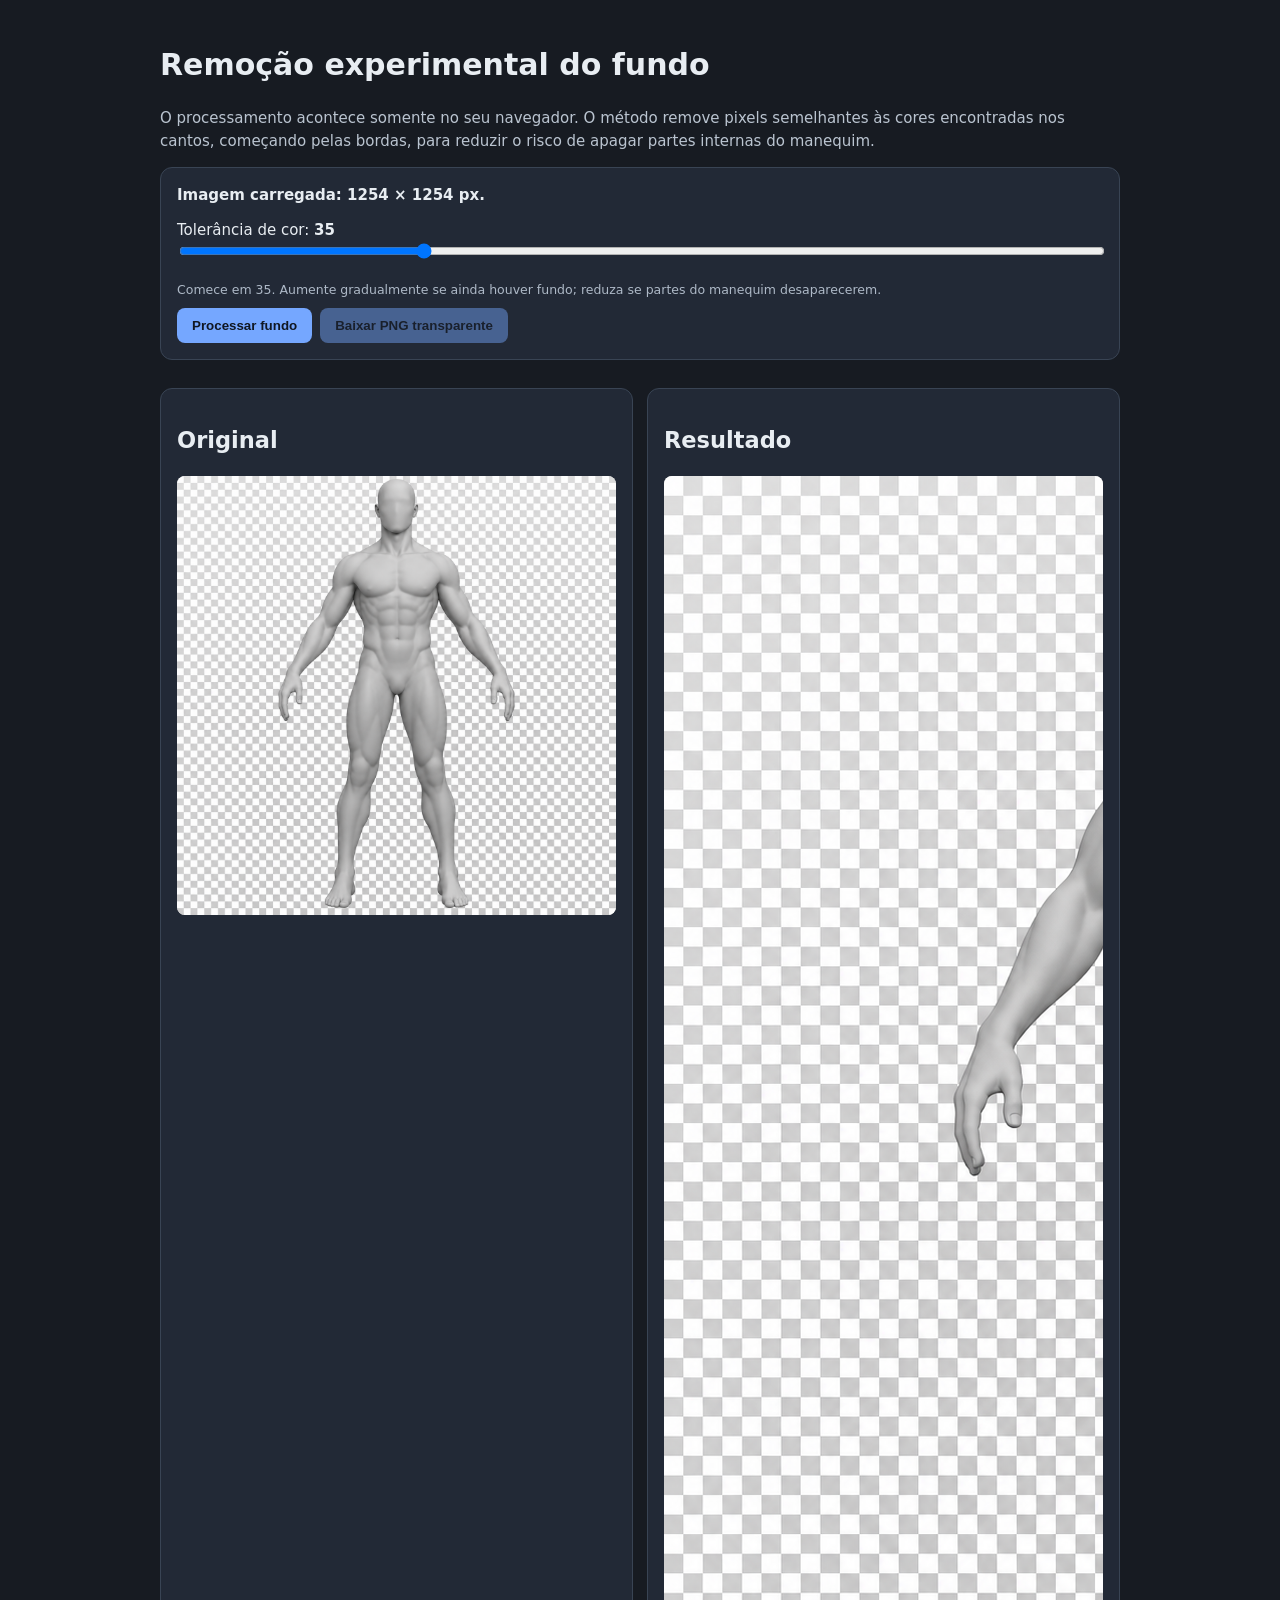
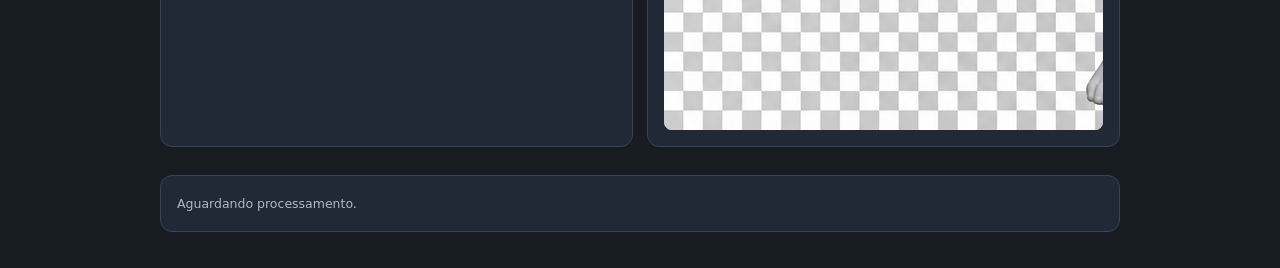
<file: references/avatar-background-remover.html>
<!doctype html>
<html lang="pt-BR"><head><meta charset="utf-8"><meta name="viewport" content="width=device-width,initial-scale=1">
<title>Remover fundo — Manequim</title><style>
*{box-sizing:border-box}body{margin:0;padding:22px;background:#171b22;color:#e8edf2;font:15px/1.5 system-ui,sans-serif}main{max-width:960px;margin:auto}p{color:#bac4d0}.panel{background:#222936;border:1px solid #394454;border-radius:12px;padding:16px;margin:14px 0}.grid{display:grid;grid-template-columns:repeat(auto-fit,minmax(260px,1fr));gap:14px}.preview{min-height:280px;display:grid;place-items:center;border-radius:8px;overflow:hidden;background-color:#ddd;background-image:linear-gradient(45deg,#bbb 25%,transparent 25%),linear-gradient(-45deg,#bbb 25%,transparent 25%),linear-gradient(45deg,transparent 75%,#bbb 75%),linear-gradient(-45deg,transparent 75%,#bbb 75%);background-size:24px 24px;background-position:0 0,0 12px,12px -12px,-12px 0}.preview img{max-width:100%;max-height:65vh;object-fit:contain}label{display:block;margin:12px 0}input{width:100%}button{padding:10px 15px;border:0;border-radius:8px;background:#75a7ff;color:#101722;font-weight:700;cursor:pointer;margin:8px 8px 0 0}button:disabled{opacity:.45;cursor:not-allowed}#msg{font-weight:650}small{color:#aeb9c7}
</style></head><body><main><h1>Remoção experimental do fundo</h1>
<p>O processamento acontece somente no seu navegador. O método remove pixels semelhantes às cores encontradas nos cantos, começando pelas bordas, para reduzir o risco de apagar partes internas do manequim.</p>
<section class="panel"><div id="msg">Carregando avatar-mannequin.png…</div><label for="tol">Tolerância de cor: <strong id="tv">35</strong> <input id="tol" type="range" min="5" max="120" value="35"></label><small>Comece em 35. Aumente gradualmente se ainda houver fundo; reduza se partes do manequim desaparecerem.</small><div><button id="process" disabled>Processar fundo</button><button id="download" disabled>Baixar PNG transparente</button></div></section>
<div class="grid"><section class="panel"><h2>Original</h2><div class="preview"><img id="original" alt="Imagem original"></div></section><section class="panel"><h2>Resultado</h2><div class="preview"><canvas id="out"></canvas></div></section></div>
<section class="panel"><small id="stats">Aguardando processamento.</small></section></main>
<script>
(()=>{const img=document.getElementById('original'),canvas=document.getElementById('out'),ctx=canvas.getContext('2d'),tol=document.getElementById('tol'),tv=document.getElementById('tv'),processBtn=document.getElementById('process'),downloadBtn=document.getElementById('download'),msg=document.getElementById('msg'),stats=document.getElementById('stats');let source=null;
tol.addEventListener('input',()=>tv.textContent=tol.value);
img.onload=()=>{const c=document.createElement('canvas');c.width=img.naturalWidth;c.height=img.naturalHeight;c.getContext('2d').drawImage(img,0,0);source=c.getContext('2d').getImageData(0,0,c.width,c.height);canvas.width=c.width;canvas.height=c.height;ctx.putImageData(source,0,0);processBtn.disabled=false;msg.textContent='Imagem carregada: '+c.width+' × '+c.height+' px.'};
img.onerror=()=>msg.textContent='Não foi possível carregar avatar-mannequin.png.';
img.src='avatar-mannequin.png';
processBtn.onclick=()=>{if(!source)return;const w=source.width,h=source.height,d=new Uint8ClampedArray(source.data),seen=new Uint8Array(w*h),q=new Int32Array(w*h),corners=[0,(w-1)*4,(h-1)*w*4,(h*w-1)*4].map(i=>[source.data[i],source.data[i+1],source.data[i+2]]),threshold=Number(tol.value),limit=threshold*threshold*3;let head=0,tail=0,removed=0;
const similar=(p)=>{const r=source.data[p*4],g=source.data[p*4+1],b=source.data[p*4+2];for(const c of corners){const dr=r-c[0],dg=g-c[1],db=b-c[2];if(dr*dr+dg*dg+db*db<=limit)return true}return false};
const add=(p)=>{if(p<0||p>=w*h||seen[p])return;seen[p]=1;if(similar(p))q[tail++]=p};
for(let x=0;x<w;x++){add(x);add((h-1)*w+x)}for(let y=0;y<h;y++){add(y*w);add(y*w+w-1)}
while(head<tail){const p=q[head++];d[p*4+3]=0;removed++;const x=p%w,y=(p/w)|0;if(x)add(p-1);if(x<w-1)add(p+1);if(y)add(p-w);if(y<h-1)add(p+w)}
const result=new ImageData(d,w,h);ctx.putImageData(result,0,0);downloadBtn.disabled=false;stats.textContent='Pixels removidos: '+removed.toLocaleString('pt-BR')+' ('+(100*removed/(w*h)).toLocaleString('pt-BR',{maximumFractionDigits:2})+'%). Revise cuidadosamente o contorno e as áreas próximas ao fundo antes de usar.';
msg.textContent='Processamento concluído. Se necessário, ajuste a tolerância e processe novamente.'};
downloadBtn.onclick=()=>{canvas.toBlob(blob=>{if(!blob)return;const a=document.createElement('a'),u=URL.createObjectURL(blob);a.href=u;a.download='avatar-mannequin-transparent.png';a.click();setTimeout(()=>URL.revokeObjectURL(u),1000)},'image/png')};
})();
</script></body></html>
</file>
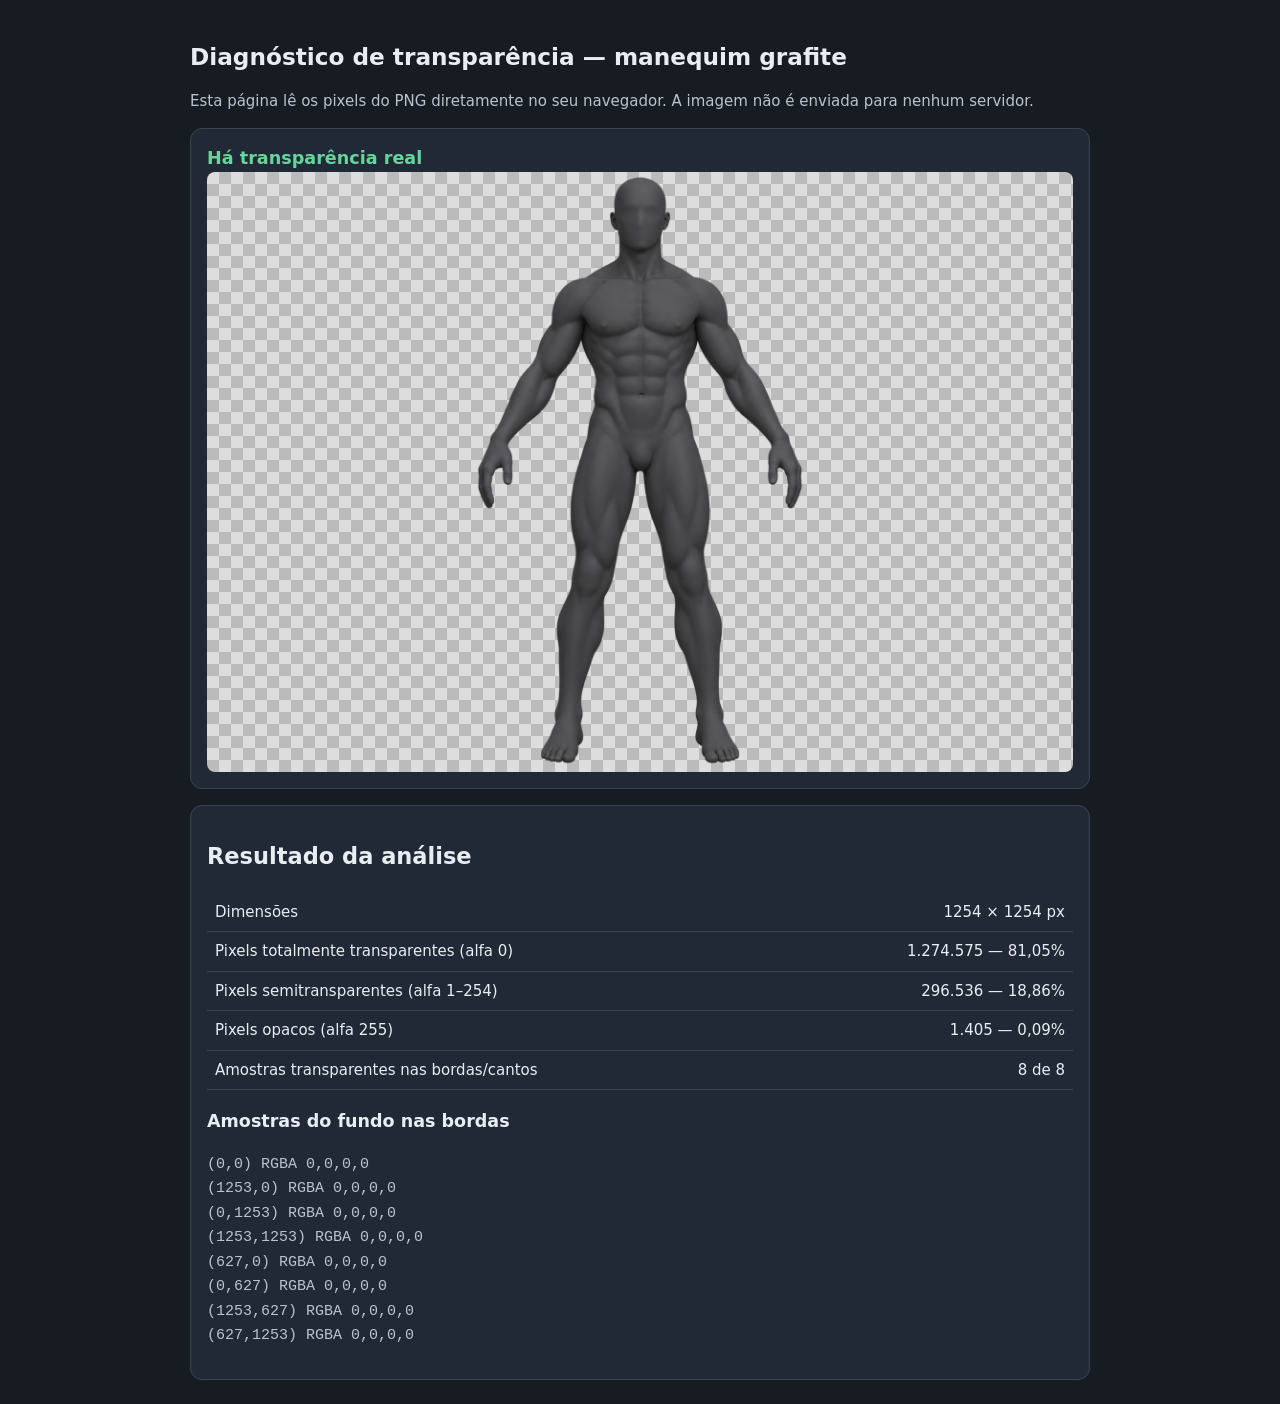
<file: references/avatar-transparency-check.html>
<!doctype html>
<html lang="pt-BR">
<head>
<meta charset="utf-8">
<meta name="viewport" content="width=device-width,initial-scale=1">
<title>Diagnóstico de transparência — Chrono Odyssey Companion</title>
<style>
*{box-sizing:border-box}body{margin:0;padding:24px;font:15px/1.5 system-ui,sans-serif;color:#e8edf2;background:#171b22}
main{max-width:900px;margin:auto}h1{font-size:1.45rem}p{color:#b9c3cf}
.panel{background:#222936;border:1px solid #394454;border-radius:12px;padding:16px;margin:16px 0}
.preview{display:grid;place-items:center;min-height:320px;border-radius:8px;overflow:hidden;background-color:#ddd;background-image:linear-gradient(45deg,#bbb 25%,transparent 25%),linear-gradient(-45deg,#bbb 25%,transparent 25%),linear-gradient(45deg,transparent 75%,#bbb 75%),linear-gradient(-45deg,transparent 75%,#bbb 75%);background-size:24px 24px;background-position:0 0,0 12px,12px -12px,-12px 0}
.preview img{display:block;max-width:min(100%,600px);max-height:70vh;object-fit:contain}
#status{font-weight:700;font-size:1.1rem}table{width:100%;border-collapse:collapse}td{padding:8px;border-bottom:1px solid #394454}td:last-child{text-align:right;font-variant-numeric:tabular-nums}
.good{color:#65d69a}.warn{color:#ffca70}.bad{color:#ff8585}
code{overflow-wrap:anywhere}
</style>
</head>
<body><main>
<h1>Diagnóstico de transparência — manequim grafite</h1>
<p>Esta página lê os pixels do PNG diretamente no seu navegador. A imagem não é enviada para nenhum servidor.</p>
<section class="panel"><div id="status">Carregando imagem…</div><div class="preview"><img id="avatar" src="avatar-mannequin-dark.png" alt="Prévia do manequim"></div></section>
<section class="panel"><h2>Resultado da análise</h2><div id="details">Aguardando leitura dos pixels…</div></section>
<script>
(async()=>{
 const img=document.getElementById('avatar'),status=document.getElementById('status'),details=document.getElementById('details');
 const fmt=n=>n.toLocaleString('pt-BR');
 try{
  await new Promise((ok,fail)=>{img.onload=ok;img.onerror=()=>fail(new Error('Não foi possível carregar avatar-mannequin-dark.png.'))});
  const c=document.createElement('canvas');c.width=img.naturalWidth;c.height=img.naturalHeight;
  const ctx=c.getContext('2d',{willReadFrequently:true});ctx.drawImage(img,0,0);
  const d=ctx.getImageData(0,0,c.width,c.height).data;let transparent=0,partial=0,opaque=0;
  const samples=[];
  for(let i=0;i<d.length;i+=4){const a=d[i+3];if(a===0)transparent++;else if(a<255)partial++;else opaque++}
  const coords=[[0,0],[c.width-1,0],[0,c.height-1],[c.width-1,c.height-1],[Math.floor(c.width/2),0],[0,Math.floor(c.height/2)],[c.width-1,Math.floor(c.height/2)],[Math.floor(c.width/2),c.height-1]];
  for(const [x,y] of coords){const i=(y*c.width+x)*4;samples.push({x,y,r:d[i],g:d[i+1],b:d[i+2],a:d[i+3]})}
  const total=c.width*c.height,pct=n=>(100*n/total).toLocaleString('pt-BR',{maximumFractionDigits:2})+'%';
  const edgeTransparent=samples.filter(s=>s.a===0).length;
  let verdict,cls;
  if(transparent>total*.05){verdict='Há transparência real';cls='good'}
  else if(transparent>0||partial>total*.001){verdict='Há transparência, mas pode ser limitada ou parcial';cls='warn'}
  else{verdict='A imagem está praticamente toda opaca';cls='bad'}
  status.className=cls;status.textContent=verdict;
  details.innerHTML='<table>'+
   '<tr><td>Dimensões</td><td>'+c.width+' × '+c.height+' px</td></tr>'+
   '<tr><td>Pixels totalmente transparentes (alfa 0)</td><td>'+fmt(transparent)+' — '+pct(transparent)+'</td></tr>'+
   '<tr><td>Pixels semitransparentes (alfa 1–254)</td><td>'+fmt(partial)+' — '+pct(partial)+'</td></tr>'+
   '<tr><td>Pixels opacos (alfa 255)</td><td>'+fmt(opaque)+' — '+pct(opaque)+'</td></tr>'+
   '<tr><td>Amostras transparentes nas bordas/cantos</td><td>'+edgeTransparent+' de '+samples.length+'</td></tr></table>'+
   '<h3>Amostras do fundo nas bordas</h3><p><code>'+samples.map(s=>'('+s.x+','+s.y+') RGBA '+s.r+','+s.g+','+s.b+','+s.a).join('<br>')+'</code></p>';
 }catch(e){status.className='bad';status.textContent='Falha na análise';details.textContent=e.message+' Confirme se avatar-mannequin-dark.png está na mesma pasta desta página.'}
})();
</script>
</main></body></html>
</file>
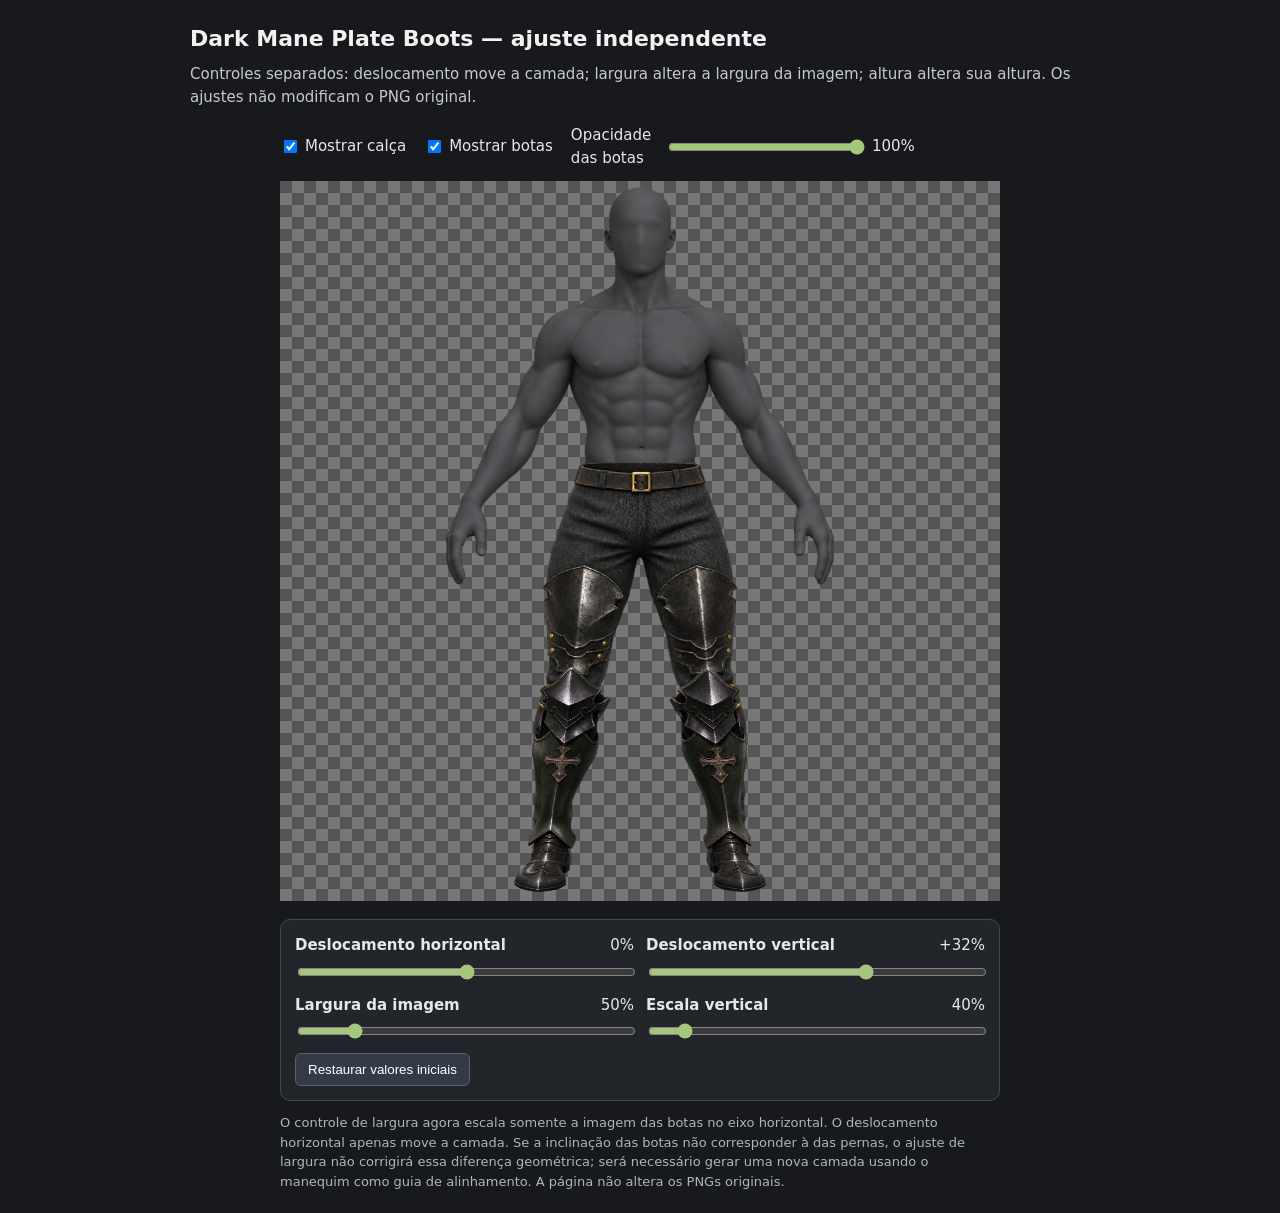
<file: references/dark-mane-boots-preview.html>
<!doctype html>
<html lang="pt-BR">
<head>
<meta charset="utf-8">
<meta name="viewport" content="width=device-width,initial-scale=1">
<title>Preview — Dark Mane Plate Boots</title>
<style>
*{box-sizing:border-box}
body{margin:0;padding:22px;background:#17191d;color:#f2f2f2;font:15px/1.5 system-ui,Arial,sans-serif}
main{max-width:900px;margin:auto}
h1{font-size:22px;margin:0 0 8px}
p{color:#c6c9ce;margin:0 0 16px}
.stage{width:min(100%,720px);aspect-ratio:1;margin:0 auto 18px;position:relative;overflow:hidden;background-color:#555;background-image:linear-gradient(45deg,#777 25%,transparent 25%),linear-gradient(-45deg,#777 25%,transparent 25%),linear-gradient(45deg,transparent 75%,#777 75%),linear-gradient(-45deg,transparent 75%,#777 75%);background-size:24px 24px;background-position:0 0,0 12px,12px -12px,-12px 0}
.stage img{position:absolute;display:block;object-fit:contain}
#mannequin{inset:0;width:100%;height:100%}
#leggings{left:21%;top:36%;width:58%;height:58%;transform:scaleY(.92);transform-origin:center;pointer-events:none}
#bootsLayer{position:absolute;inset:0;width:100%;height:100%;transform-origin:center center;pointer-events:none}
#boots{inset:0;width:100%;height:100%;object-fit:fill;transform-origin:center center}
.controls{display:grid;grid-template-columns:repeat(auto-fit,minmax(230px,1fr));gap:12px;max-width:720px;margin:auto;padding:14px;background:#22252a;border:1px solid #454950;border-radius:10px}
label{display:flex;flex-direction:column;gap:5px;color:#e5e7eb}
label span{display:flex;justify-content:space-between;gap:8px}
input[type=range]{width:100%;accent-color:#a5c77b}
.toggles{display:flex;flex-wrap:wrap;gap:18px;max-width:720px;margin:0 auto 12px}
.toggles label{display:flex;flex-direction:row;align-items:center}
button{background:#343b46;color:#fff;border:1px solid #596273;border-radius:6px;padding:8px 12px;cursor:pointer}
.note{max-width:720px;margin:12px auto 0;font-size:13px;color:#aeb5bf}
</style>
</head>
<body><main>
<h1>Dark Mane Plate Boots — ajuste independente</h1>
<p>Controles separados: deslocamento move a camada; largura altera a largura da imagem; altura altera sua altura. Os ajustes não modificam o PNG original.</p>
<div class="toggles">
<label><input id="showLeggings" type="checkbox" checked> Mostrar calça</label>
<label><input id="showBoots" type="checkbox" checked> Mostrar botas</label>
<label>Opacidade das botas <input id="opacity" type="range" min="20" max="100" value="100"><output id="opacityValue">100%</output></label>
</div>
<div class="stage">
<img id="mannequin" src="avatar-mannequin-dark.png" alt="Manequim grafite">
<img id="leggings" src="dark-mane-steel-leggings.png" alt="Dark Mane Steel Leggings">
<div id="bootsLayer"><img id="boots" src="dark-mane-plate-boots.png?v=20261125-3" alt="Dark Mane Plate Boots"></div>
</div>
<div class="controls">
<label><span><b>Deslocamento horizontal</b><output id="offsetXValue">0%</output></span><input id="offsetX" type="range" min="-20" max="20" step="0.5" value="0"></label>
<label><span><b>Deslocamento vertical</b><output id="offsetYValue">0%</output></span><input id="offsetY" type="range" min="-20" max="60" step="0.5" value="32"></label>
<label><span><b>Largura da imagem</b><output id="scaleXValue">100%</output></span><input id="scaleX" type="range" min="30" max="160" step="1" value="50"></label>
<label><span><b>Escala vertical</b><output id="scaleYValue">100%</output></span><input id="scaleY" type="range" min="30" max="140" step="1" value="40"></label>
<div><button id="reset">Restaurar valores iniciais</button></div>
</div>
<p class="note">O controle de largura agora escala somente a imagem das botas no eixo horizontal. O deslocamento horizontal apenas move a camada. Se a inclinação das botas não corresponder à das pernas, o ajuste de largura não corrigirá essa diferença geométrica; será necessário gerar uma nova camada usando o manequim como guia de alinhamento. A página não altera os PNGs originais.</p>
</main>
<script>
const layer=document.getElementById('bootsLayer');
const ids=['offsetX','offsetY','scaleX','scaleY'];
const defaults={offsetX:0,offsetY:32,scaleX:50,scaleY:40};
function update(){
 const v={};
 for(const id of ids){v[id]=Number(document.getElementById(id).value);document.getElementById(id+'Value').textContent=(id.startsWith('scale')?v[id]+'%':(v[id]>0?'+':'')+v[id]+'%');}
 layer.style.transform='translate('+v.offsetX+'%, '+v.offsetY+'%)';
 document.getElementById('boots').style.transform='scale('+v.scaleX/100+', '+v.scaleY/100+')';
}
ids.forEach(id=>document.getElementById(id).addEventListener('input',update));
document.getElementById('showBoots').addEventListener('change',e=>layer.hidden=!e.target.checked);
document.getElementById('showLeggings').addEventListener('change',e=>document.getElementById('leggings').hidden=!e.target.checked);
document.getElementById('opacity').addEventListener('input',e=>{layer.style.opacity=e.target.value/100;document.getElementById('opacityValue').textContent=e.target.value+'%'});
document.getElementById('reset').addEventListener('click',()=>{
 ids.forEach(id=>document.getElementById(id).value=defaults[id]);
 document.getElementById('showBoots').checked=true;layer.hidden=false;layer.style.opacity=1;
 document.getElementById('showLeggings').checked=true;document.getElementById('leggings').hidden=false;
 document.getElementById('opacity').value=100;document.getElementById('opacityValue').textContent='100%';update();
});
update();
</script>
</body></html>
</file>
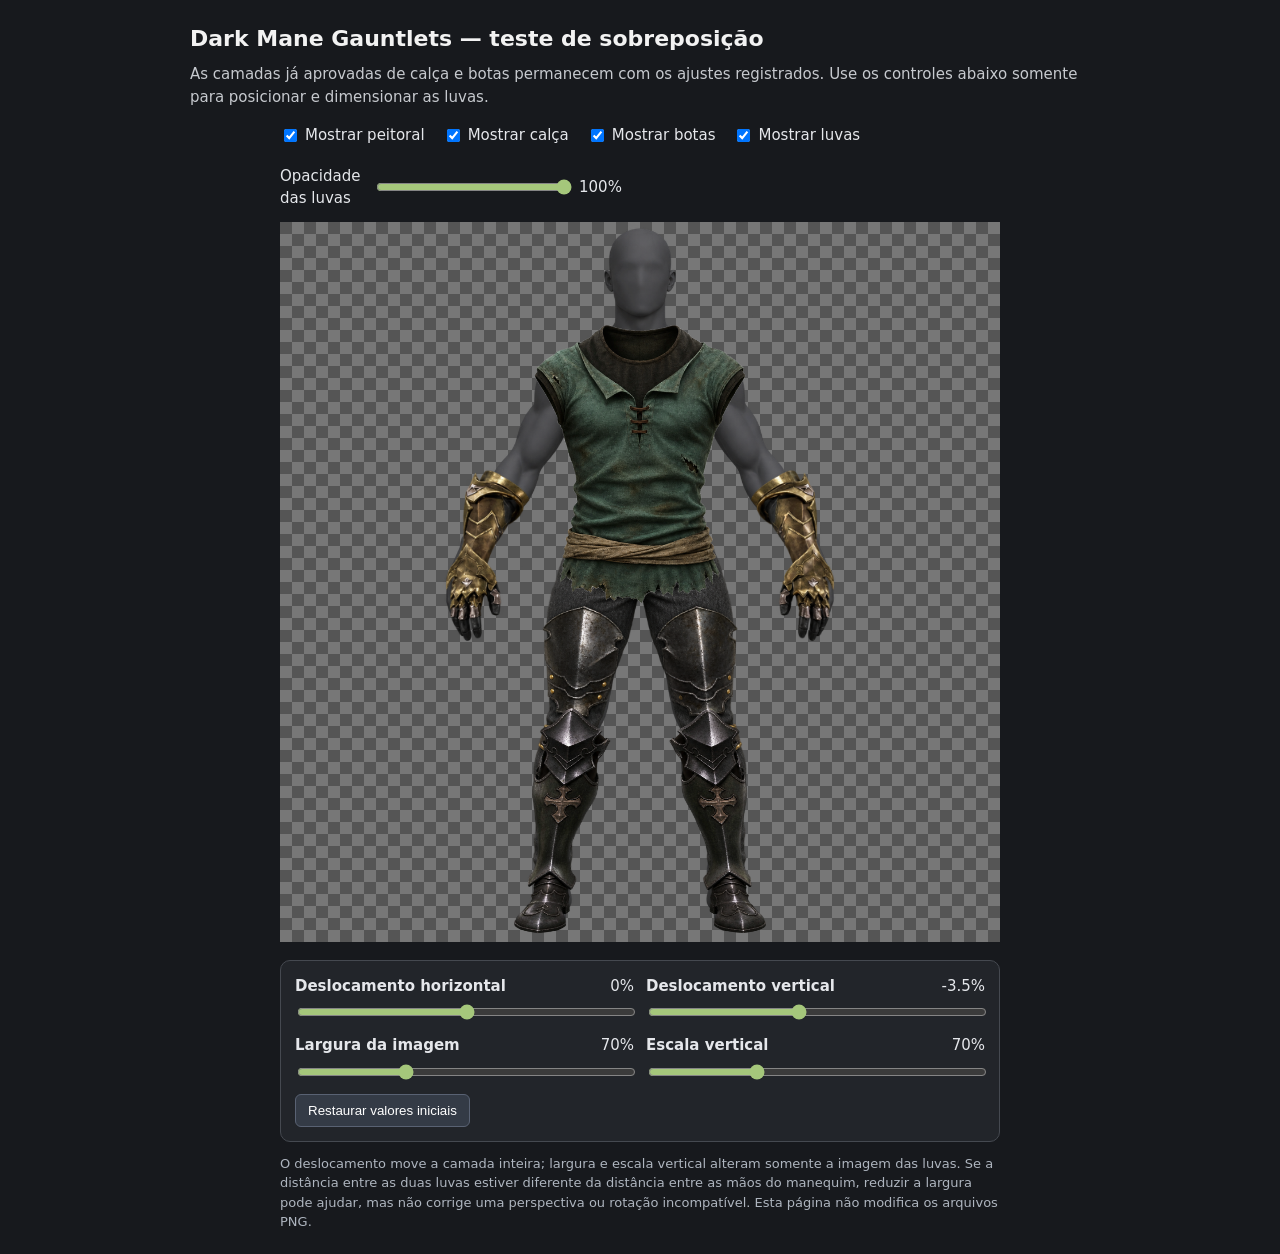
<file: references/dark-mane-gauntlets-preview.html>
<!doctype html>
<html lang="pt-BR">
<head>
<meta charset="utf-8">
<meta name="viewport" content="width=device-width,initial-scale=1">
<title>Preview — Dark Mane Gauntlets</title>
<style>
*{box-sizing:border-box}
body{margin:0;padding:22px;background:#17191d;color:#f2f2f2;font:15px/1.5 system-ui,Arial,sans-serif}
main{max-width:900px;margin:auto}
h1{font-size:22px;margin:0 0 8px}
p{color:#c6c9ce;margin:0 0 16px}
.stage{width:min(100%,720px);aspect-ratio:1;margin:0 auto 18px;position:relative;overflow:hidden;background-color:#555;background-image:linear-gradient(45deg,#777 25%,transparent 25%),linear-gradient(-45deg,#777 25%,transparent 25%),linear-gradient(45deg,transparent 75%,#777 75%),linear-gradient(-45deg,transparent 75%,#777 75%);background-size:24px 24px;background-position:0 0,0 12px,12px -12px,-12px 0}
.stage img{position:absolute;display:block;object-fit:contain}
#mannequin{inset:0;width:100%;height:100%;z-index:0}
#chest{inset:0;width:100%;height:100%;pointer-events:none;z-index:2}
#leggings{left:21%;top:36%;width:58%;height:58%;transform:scaleY(.92);transform-origin:center;pointer-events:none;z-index:1}
#bootsLayer{position:absolute;inset:0;width:100%;height:100%;transform:translate(0,32%);transform-origin:center;pointer-events:none;z-index:3}
#boots{inset:0;width:100%;height:100%;object-fit:fill;transform:scale(.5,.4);transform-origin:center}
#glovesLayer{position:absolute;inset:0;width:100%;height:100%;transform-origin:center;pointer-events:none;z-index:4}
#gloves{inset:0;width:100%;height:100%;object-fit:fill;transform-origin:center}
.controls{display:grid;grid-template-columns:repeat(auto-fit,minmax(230px,1fr));gap:12px;max-width:720px;margin:auto;padding:14px;background:#22252a;border:1px solid #454950;border-radius:10px}
label{display:flex;flex-direction:column;gap:5px;color:#e5e7eb}
label span{display:flex;justify-content:space-between;gap:8px}
input[type=range]{width:100%;accent-color:#a5c77b}
.toggles{display:flex;flex-wrap:wrap;gap:18px;max-width:720px;margin:0 auto 12px}
.toggles label{display:flex;flex-direction:row;align-items:center}
button{background:#343b46;color:#fff;border:1px solid #596273;border-radius:6px;padding:8px 12px;cursor:pointer}
.note{max-width:720px;margin:12px auto 0;font-size:13px;color:#aeb5bf}
</style>
</head>
<body><main>
<h1>Dark Mane Gauntlets — teste de sobreposição</h1>
<p>As camadas já aprovadas de calça e botas permanecem com os ajustes registrados. Use os controles abaixo somente para posicionar e dimensionar as luvas.</p>
<div class="toggles">
<label><input id="showChest" type="checkbox" checked> Mostrar peitoral</label>
<label><input id="showLeggings" type="checkbox" checked> Mostrar calça</label>
<label><input id="showBoots" type="checkbox" checked> Mostrar botas</label>
<label><input id="showGloves" type="checkbox" checked> Mostrar luvas</label>
<label>Opacidade das luvas <input id="opacity" type="range" min="20" max="100" value="100"><output id="opacityValue">100%</output></label>
</div>
<div class="stage">
<img id="mannequin" src="avatar-mannequin-dark.png" alt="Manequim grafite">
<img id="chest" src="ragged-clothes-v2.png?v=1" alt="Peitoral aprovado">
<img id="leggings" src="dark-mane-steel-leggings.png" alt="Dark Mane Steel Leggings">
<div id="bootsLayer"><img id="boots" src="dark-mane-plate-boots.png?v=20261125-3" alt="Dark Mane Plate Boots"></div>
<div id="glovesLayer"><img id="gloves" src="dark-mane-gauntlets.png?v=3" alt="Dark Mane Gauntlets"></div>
</div>
<div class="controls">
<label><span><b>Deslocamento horizontal</b><output id="offsetXValue">0%</output></span><input id="offsetX" type="range" min="-30" max="30" step="0.5" value="0"></label>
<label><span><b>Deslocamento vertical</b><output id="offsetYValue">0%</output></span><input id="offsetY" type="range" min="-30" max="30" step="0.5" value="-3.5"></label>
<label><span><b>Largura da imagem</b><output id="scaleXValue">100%</output></span><input id="scaleX" type="range" min="20" max="180" step="1" value="70"></label>
<label><span><b>Escala vertical</b><output id="scaleYValue">100%</output></span><input id="scaleY" type="range" min="20" max="180" step="1" value="70"></label>
<div><button id="reset">Restaurar valores iniciais</button></div>
</div>
<p class="note">O deslocamento move a camada inteira; largura e escala vertical alteram somente a imagem das luvas. Se a distância entre as duas luvas estiver diferente da distância entre as mãos do manequim, reduzir a largura pode ajudar, mas não corrige uma perspectiva ou rotação incompatível. Esta página não modifica os arquivos PNG.</p>
</main>
<script>
const layer=document.getElementById('glovesLayer');
const ids=['offsetX','offsetY','scaleX','scaleY'];
const defaults={offsetX:0,offsetY:-3.5,scaleX:70,scaleY:70};
function update(){
 const v={};
 for(const id of ids){v[id]=Number(document.getElementById(id).value);document.getElementById(id+'Value').textContent=(id.startsWith('scale')?v[id]+'%':(v[id]>0?'+':'')+v[id]+'%');}
 layer.style.transform='translate('+v.offsetX+'%, '+v.offsetY+'%)';
 document.getElementById('gloves').style.transform='scale('+v.scaleX/100+', '+v.scaleY/100+')';
}
ids.forEach(id=>document.getElementById(id).addEventListener('input',update));
document.getElementById('showGloves').addEventListener('change',e=>layer.hidden=!e.target.checked);
document.getElementById('showBoots').addEventListener('change',e=>document.getElementById('bootsLayer').hidden=!e.target.checked);
document.getElementById('showChest').addEventListener('change',e=>document.getElementById('chest').hidden=!e.target.checked);
document.getElementById('showLeggings').addEventListener('change',e=>document.getElementById('leggings').hidden=!e.target.checked);
document.getElementById('opacity').addEventListener('input',e=>{layer.style.opacity=e.target.value/100;document.getElementById('opacityValue').textContent=e.target.value+'%'});
document.getElementById('reset').addEventListener('click',()=>{
 ids.forEach(id=>document.getElementById(id).value=defaults[id]);
 for(const id of ['showGloves','showBoots','showLeggings','showChest'])document.getElementById(id).checked=true;
 layer.hidden=false;layer.style.opacity=1;
 document.getElementById('bootsLayer').hidden=false;
 document.getElementById('leggings').hidden=false;
 document.getElementById('chest').hidden=false;
 document.getElementById('opacity').value=100;document.getElementById('opacityValue').textContent='100%';update();
});
update();
</script>
</body></html>
</file>
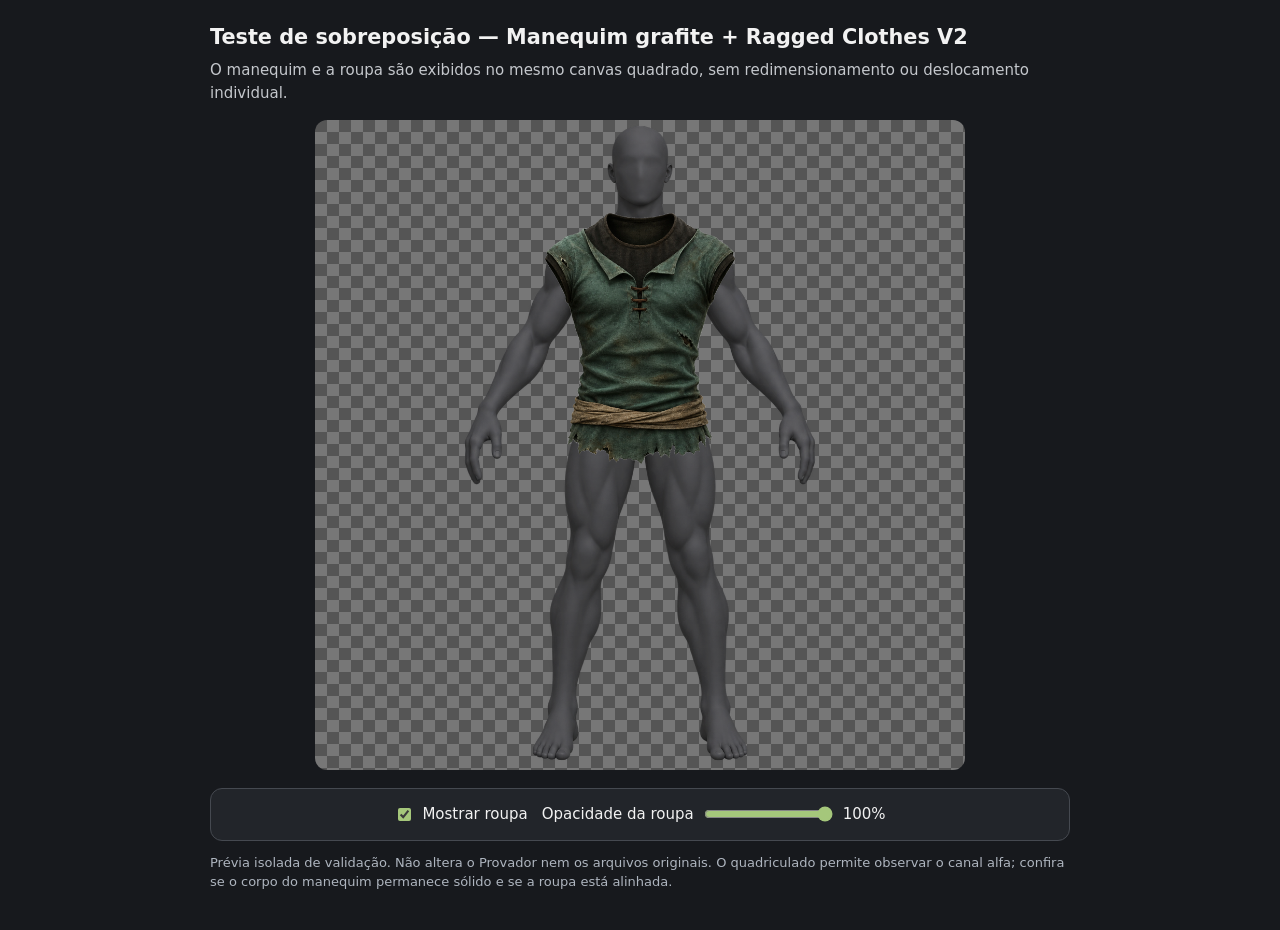
<file: references/overlay-preview-dark.html>
<!doctype html>
<html lang="pt-BR">
<head>
<meta charset="utf-8">
<meta name="viewport" content="width=device-width,initial-scale=1">
<title>Teste de sobreposição — Manequim grafite + Ragged Clothes</title>
<style>
*{box-sizing:border-box}
body{margin:0;padding:22px;font:15px/1.5 system-ui,sans-serif;background:#17191d;color:#f2f2f2}
main{max-width:860px;margin:auto}
h1{font-size:1.3rem;margin:0 0 6px}
p{color:#c4c7cc;margin:0 0 16px}
.stage{width:min(92vw,650px);aspect-ratio:1;margin:0 auto 18px;position:relative;overflow:hidden;border-radius:12px;background-color:#555;background-image:linear-gradient(45deg,#777 25%,transparent 25%),linear-gradient(-45deg,#777 25%,transparent 25%),linear-gradient(45deg,transparent 75%,#777 75%),linear-gradient(-45deg,transparent 75%,#777 75%);background-size:24px 24px;background-position:0 0,0 12px,12px -12px,-12px 0}
.stage img{position:absolute;inset:0;width:100%;height:100%;object-fit:contain;display:block}
.controls{display:flex;flex-wrap:wrap;gap:14px;align-items:center;justify-content:center;padding:14px;border:1px solid #454950;border-radius:12px;background:#22252a}
.controls label{display:flex;align-items:center;gap:8px}
.controls input{accent-color:#a5c77b}
.note{font-size:13px;color:#aeb5bf;margin-top:12px}
</style>
</head>
<body><main>
<h1>Teste de sobreposição — Manequim grafite + Ragged Clothes V2</h1>
<p>O manequim e a roupa são exibidos no mesmo canvas quadrado, sem redimensionamento ou deslocamento individual.</p>
<div class="stage">
<img src="avatar-mannequin-dark.png" alt="Manequim masculino grafite">
<img id="garment" src="ragged-clothes-v2.png" alt="Camada Ragged Clothes V2">
</div>
<div class="controls">
<label><input id="show" type="checkbox" checked> Mostrar roupa</label>
<label>Opacidade da roupa <input id="opacity" type="range" min="20" max="100" value="100"><output id="value">100%</output></label>
</div>
<p class="note">Prévia isolada de validação. Não altera o Provador nem os arquivos originais. O quadriculado permite observar o canal alfa; confira se o corpo do manequim permanece sólido e se a roupa está alinhada.</p>
</main>
<script>
const garment=document.getElementById('garment');
const show=document.getElementById('show');
const opacity=document.getElementById('opacity');
const value=document.getElementById('value');
show.addEventListener('change',()=>garment.hidden=!show.checked);
opacity.addEventListener('input',()=>{garment.style.opacity=opacity.value/100;value.value=opacity.value+'%'});
</script></body></html>
</file>
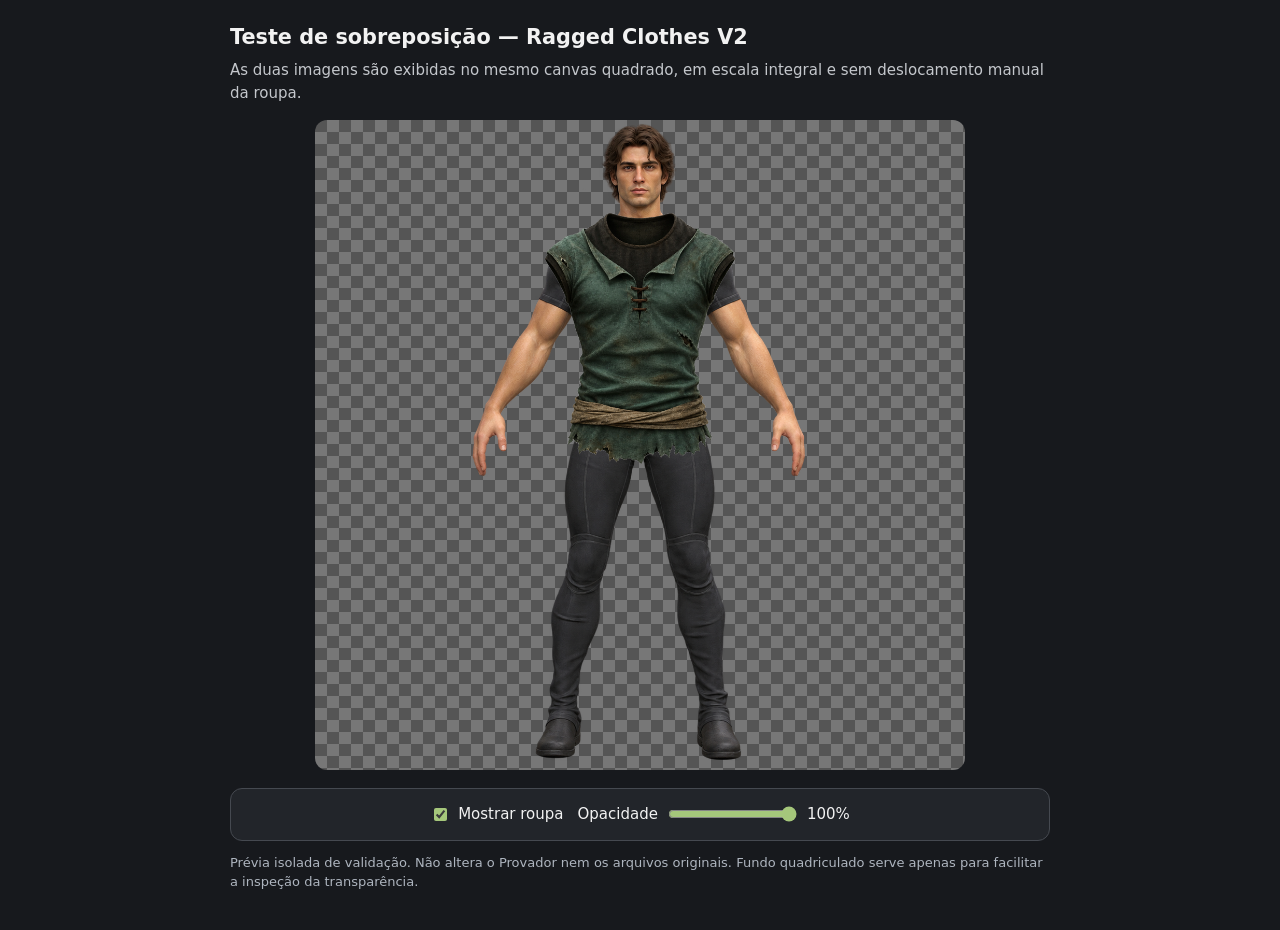
<file: references/overlay-preview-v2.html>
<!doctype html>
<html lang="pt-BR">
<head>
<meta charset="utf-8">
<meta name="viewport" content="width=device-width,initial-scale=1">
<title>Teste de sobreposição — Avatar + Ragged Clothes V2</title>
<style>
*{box-sizing:border-box}body{margin:0;padding:22px;font:15px/1.5 system-ui,sans-serif;background:#17191d;color:#f2f2f2}
main{max-width:820px;margin:auto}h1{font-size:1.3rem;margin:0 0 6px}p{color:#c4c7cc;margin:0 0 16px}
.stage{width:min(92vw,650px);aspect-ratio:1;margin:0 auto 18px;position:relative;overflow:hidden;border-radius:12px;background-color:#555;background-image:linear-gradient(45deg,#777 25%,transparent 25%),linear-gradient(-45deg,#777 25%,transparent 25%),linear-gradient(45deg,transparent 75%,#777 75%),linear-gradient(-45deg,transparent 75%,#777 75%);background-size:24px 24px;background-position:0 0,0 12px,12px -12px,-12px 0}
.stage img{position:absolute;inset:0;width:100%;height:100%;object-fit:contain;display:block}.controls{display:flex;flex-wrap:wrap;gap:14px;align-items:center;justify-content:center;padding:14px;border:1px solid #454950;border-radius:12px;background:#22252a}.controls label{display:flex;align-items:center;gap:8px}.controls input{accent-color:#a5c77b}.note{font-size:13px;color:#aeb5bf;margin-top:12px}
</style>
</head>
<body><main>
<h1>Teste de sobreposição — Ragged Clothes V2</h1>
<p>As duas imagens são exibidas no mesmo canvas quadrado, em escala integral e sem deslocamento manual da roupa.</p>
<div class="stage">
<img src="avatar.png" alt="Avatar base">
<img id="garment" src="ragged-clothes-v2.png" alt="Camada Ragged Clothes V2">
</div>
<div class="controls">
<label><input id="show" type="checkbox" checked> Mostrar roupa</label>
<label>Opacidade <input id="opacity" type="range" min="20" max="100" value="100"><output id="value">100%</output></label>
</div>
<p class="note">Prévia isolada de validação. Não altera o Provador nem os arquivos originais. Fundo quadriculado serve apenas para facilitar a inspeção da transparência.</p>
</main>
<script>
const garment=document.getElementById('garment'),show=document.getElementById('show'),opacity=document.getElementById('opacity'),value=document.getElementById('value');
show.addEventListener('change',()=>garment.hidden=!show.checked);
opacity.addEventListener('input',()=>{garment.style.opacity=opacity.value/100;value.value=opacity.value+'%'});
</script></body></html>
</file>
